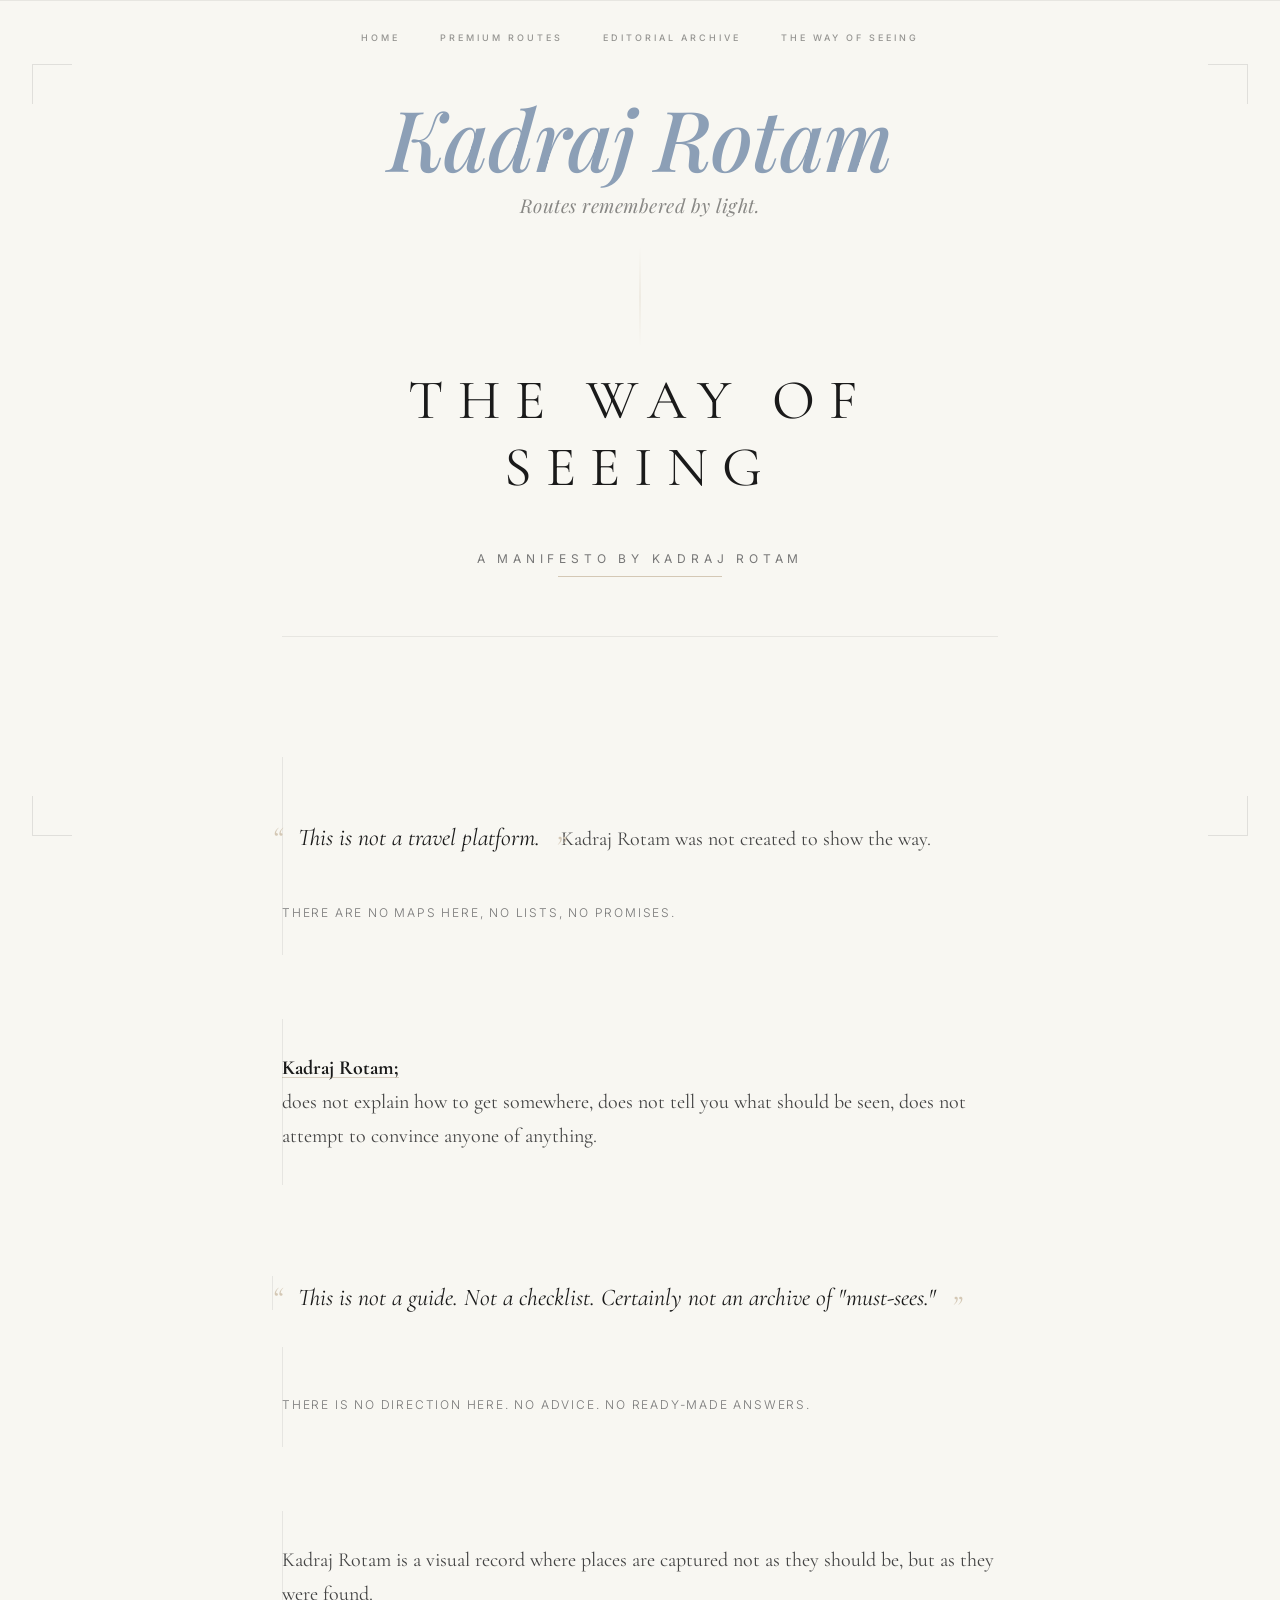
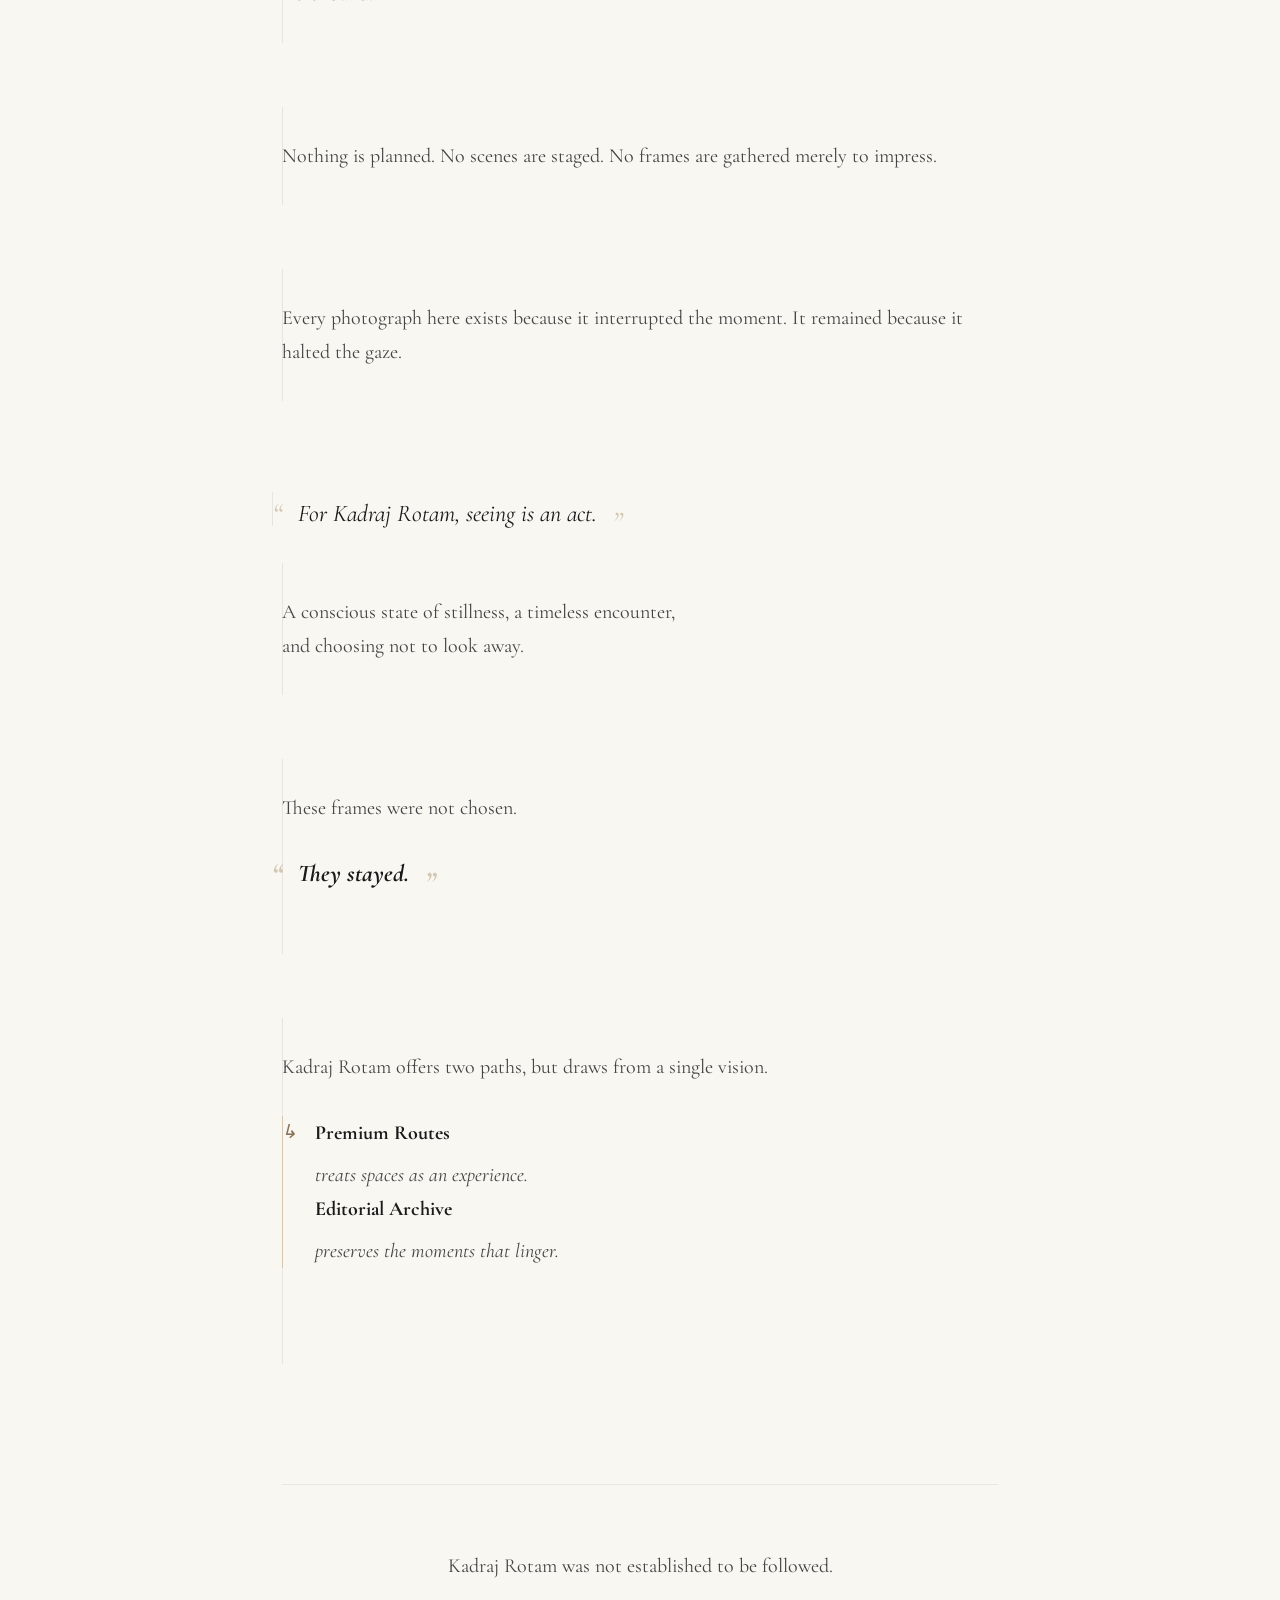
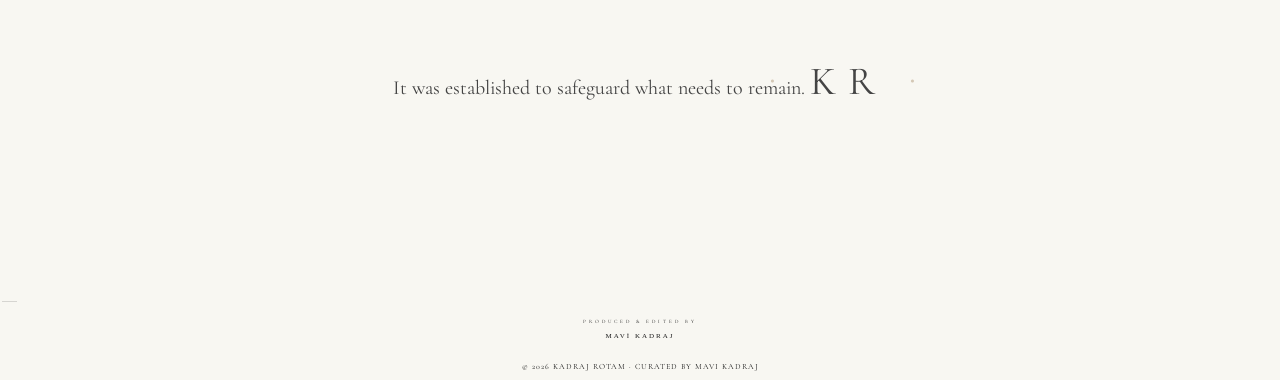
<file: the-way-of-seeing.html>
<!DOCTYPE html>
<html lang="en">
<head>
  <meta charset="UTF-8" />
  <meta name="viewport" content="width=device-width, initial-scale=1.0" />
  <meta name="description" content="The Kadraj Rotam manifesto: A philosophy of stillness and capturing authentic moments." />
  <title>The Way of Seeing | Kadraj Rotam Manifesto</title>
  <link rel="stylesheet" href="assets/css/layout.css">
  <style>
    @import url('https://fonts.googleapis.com/css2?family=Cormorant+Garamond:ital,wght@0,400;0,700;1,400&family=Inter:wght@300;400;500&display=swap');

    :root {
      --bg-primary: #F8F7F2;
      --bg-secondary: #FFFFFF;
      --ink-primary: #1A1A1A;
      --ink-secondary: #444444;
      --ink-tertiary: #777777;
      --accent: #8B7355;
      --accent-light: #D4C8B5;
      --border: rgba(26, 26, 26, 0.08);
      --shadow: rgba(0, 0, 0, 0.03);
      --transition: all 0.4s cubic-bezier(0.23, 1, 0.32, 1);
      --radius-sm: 1px;
      --radius-md: 2px;
      --spacing-xs: 8px;
      --spacing-sm: 16px;
      --spacing-md: 32px;
      --spacing-lg: 64px;
      --spacing-xl: 120px;
    }

    * {
      margin: 0;
      padding: 0;
      box-sizing: border-box;
    }

    html {
      scroll-behavior: smooth;
    }

    body {
      background: var(--bg-primary);
      color: var(--ink-primary);
      font-family: "Cormorant Garamond", serif;
      line-height: 1.7;
      font-weight: 400;
      -webkit-font-smoothing: antialiased;
      -moz-osx-font-smoothing: grayscale;
      overflow-x: hidden;
    }

    .manifesto-container {
      max-width: 780px;
      margin: 0 auto;
      padding: var(--spacing-xl) var(--spacing-md);
      position: relative;
    }

    /* Decorative Elements */
    .manifesto-container::before {
      content: "";
      position: absolute;
      top: 0;
      left: 50%;
      transform: translateX(-50%);
      width: 1px;
      height: 100px;
      background: linear-gradient(to bottom, transparent, var(--accent-light), transparent);
      opacity: 0.5;
    }

    .corner-decoration {
      position: absolute;
      width: 40px;
      height: 40px;
      opacity: 0.1;
    }

    .corner-tl {
      top: var(--spacing-lg);
      left: var(--spacing-md);
      border-top: 1px solid var(--ink-primary);
      border-left: 1px solid var(--ink-primary);
    }

    .corner-tr {
      top: var(--spacing-lg);
      right: var(--spacing-md);
      border-top: 1px solid var(--ink-primary);
      border-right: 1px solid var(--ink-primary);
    }

    .corner-bl {
      bottom: var(--spacing-lg);
      left: var(--spacing-md);
      border-bottom: 1px solid var(--ink-primary);
      border-left: 1px solid var(--ink-primary);
    }

    .corner-br {
      bottom: var(--spacing-lg);
      right: var(--spacing-md);
      border-bottom: 1px solid var(--ink-primary);
      border-right: 1px solid var(--ink-primary);
    }

    /* Header */
    .manifesto-header {
      text-align: center;
      margin-bottom: var(--spacing-xl);
      padding-bottom: var(--spacing-lg);
      border-bottom: 1px solid var(--border);
      position: relative;
    }

    .manifesto-header h1 {
      font-size: clamp(2.5rem, 5vw, 3.5rem);
      letter-spacing: 0.25em;
      text-transform: uppercase;
      font-weight: 400;
      margin-bottom: var(--spacing-sm);
      line-height: 1.2;
    }

    .manifesto-subtitle {
      font-family: 'Inter', sans-serif;
      font-size: 0.75rem;
      letter-spacing: 0.4em;
      text-transform: uppercase;
      color: var(--ink-tertiary);
      margin-top: var(--spacing-md);
      position: relative;
      display: inline-block;
    }

    .manifesto-subtitle::after {
      content: "";
      position: absolute;
      bottom: -8px;
      left: 25%;
      width: 50%;
      height: 1px;
      background: var(--accent-light);
    }

    /* Content Sections */
    .manifesto-content {
      font-size: 1.25rem;
      color: var(--ink-secondary);
    }

    .section {
      margin-bottom: var(--spacing-lg);
      padding: var(--spacing-md) 0;
      position: relative;
      transition: var(--transition);
    }

    .section:hover {
      padding-left: var(--spacing-sm);
    }

    .section::before {
      content: "";
      position: absolute;
      left: 0;
      top: 0;
      height: 100%;
      width: 1px;
      background: var(--border);
      transition: var(--transition);
    }

    .section:hover::before {
      background: var(--accent-light);
      width: 2px;
    }

    /* Typography Styles */
    .highlight {
      font-style: italic;
      font-size: 1.5rem;
      color: var(--ink-primary);
      margin: var(--spacing-md) 0;
      line-height: 1.4;
      position: relative;
      display: inline-block;
      padding: 0 var(--spacing-sm);
    }

    .highlight::before {
      content: "“";
      position: absolute;
      left: -10px;
      top: -5px;
      font-size: 2rem;
      color: var(--accent-light);
    }

    .highlight::after {
      content: "”";
      position: absolute;
      right: -10px;
      bottom: -15px;
      font-size: 2rem;
      color: var(--accent-light);
    }

    .negation {
      font-family: 'Inter', sans-serif;
      text-transform: uppercase;
      font-size: 0.75rem;
      letter-spacing: 0.15em;
      color: var(--ink-tertiary);
      margin-top: var(--spacing-sm);
      display: block;
      font-weight: 300;
    }

    .emphasis {
      font-weight: 700;
      color: var(--ink-primary);
      position: relative;
    }

    .emphasis::after {
      content: "";
      position: absolute;
      bottom: 2px;
      left: 0;
      width: 100%;
      height: 1px;
      background: var(--accent);
      opacity: 0.3;
    }

    /* Pathway Block */
    .pathway {
      border-left: 1px solid var(--accent-light);
      padding-left: var(--spacing-md);
      margin: var(--spacing-md) 0 var(--spacing-lg);
      font-style: italic;
      color: var(--ink-secondary);
      position: relative;
    }

    .pathway::before {
      content: "↳";
      position: absolute;
      left: -2px;
      top: 0;
      color: var(--accent);
      font-size: 1.2rem;
    }

    .pathway strong {
      display: block;
      margin-bottom: var(--spacing-xs);
      color: var(--ink-primary);
      font-style: normal;
    }

    /* Footer & Signature */
    .manifesto-footer {
      margin-top: var(--spacing-xl);
      padding-top: var(--spacing-lg);
      border-top: 1px solid var(--border);
      text-align: center;
    }

    .kr-signature {
      font-size: 2.5rem;
      letter-spacing: 0.3em;
      font-weight: 400;
      margin: var(--spacing-lg) 0;
      position: relative;
      display: inline-block;
    }

    .kr-signature::before,
    .kr-signature::after {
      content: "•";
      position: absolute;
      top: 50%;
      transform: translateY(-50%);
      color: var(--accent-light);
      font-size: 1rem;
    }

    .kr-signature::before {
      left: -40px;
    }

    .kr-signature::after {
      right: -40px;
    }

    /* Contact Section */
    .contact-section {
      background: var(--bg-secondary);
      border-radius: var(--radius-md);
      padding: var(--spacing-lg);
      margin-top: var(--spacing-xl);
      box-shadow: 0 5px 20px var(--shadow);
      border: 1px solid var(--border);
      transition: var(--transition);
    }

    .contact-section:hover {
      box-shadow: 0 8px 30px rgba(0, 0, 0, 0.05);
      transform: translateY(-2px);
    }

    .contact-title {
      font-family: 'Inter', sans-serif;
      font-size: 0.75rem;
      letter-spacing: 0.3em;
      text-transform: uppercase;
      color: var(--ink-tertiary);
      margin-bottom: var(--spacing-md);
      font-weight: 500;
    }

    .contact-text {
      font-size: 1rem;
      color: var(--ink-secondary);
      margin-bottom: var(--spacing-md);
      line-height: 1.6;
    }

    .contact-link {
      font-family: 'Inter', sans-serif;
      font-size: 0.9rem;
      color: var(--ink-primary);
      text-decoration: none;
      letter-spacing: 0.05em;
      padding-bottom: 2px;
      border-bottom: 1px solid var(--accent);
      transition: var(--transition);
      display: inline-block;
      position: relative;
    }

    .contact-link::after {
      content: "→";
      position: absolute;
      right: -20px;
      top: 50%;
      transform: translateY(-50%);
      opacity: 0;
      transition: var(--transition);
    }

    .contact-link:hover {
      letter-spacing: 0.08em;
      color: var(--accent);
    }

    .contact-link:hover::after {
      opacity: 1;
      right: -25px;
    }

    /* Scroll Progress Indicator */
    .scroll-progress {
      position: fixed;
      top: 0;
      left: 0;
      width: 100%;
      height: 1px;
      background: var(--border);
      z-index: 1000;
    }

    .scroll-progress-bar {
      height: 100%;
      background: var(--accent);
      width: 0%;
      transition: width 0.1s ease;
    }

    /* Responsive Design */
    @media (max-width: 768px) {
      .manifesto-container {
        padding: var(--spacing-lg) var(--spacing-sm);
      }
      
      .manifesto-header h1 {
        letter-spacing: 0.15em;
        font-size: 2rem;
      }
      
      .manifesto-content {
        font-size: 1.1rem;
      }
      
      .highlight {
        font-size: 1.3rem;
      }
      
      .corner-decoration {
        display: none;
      }
      
      .section:hover {
        padding-left: var(--spacing-xs);
      }
      
      .kr-signature::before,
      .kr-signature::after {
        display: none;
      }
    }

    @media (max-width: 480px) {
      .manifesto-header h1 {
        font-size: 1.8rem;
        letter-spacing: 0.1em;
      }
      
      .manifesto-subtitle {
        font-size: 0.65rem;
        letter-spacing: 0.3em;
      }
      
      .contact-section {
        padding: var(--spacing-md);
      }
    }

    /* Animation for fade-in effect */
    @keyframes fadeInUp {
      from {
        opacity: 0;
        transform: translateY(20px);
      }
      to {
        opacity: 1;
        transform: translateY(0);
      }
    }

    .section {
      animation: fadeInUp 0.6s ease forwards;
      opacity: 0;
    }

    .section:nth-child(1) { animation-delay: 0.1s; }
    .section:nth-child(2) { animation-delay: 0.2s; }
    .section:nth-child(3) { animation-delay: 0.3s; }
    .section:nth-child(4) { animation-delay: 0.4s; }
    .section:nth-child(5) { animation-delay: 0.5s; }
    .section:nth-child(6) { animation-delay: 0.6s; }
    .section:nth-child(7) { animation-delay: 0.7s; }
    .section:nth-child(8) { animation-delay: 0.8s; }
    .section:nth-child(9) { animation-delay: 0.9s; }
    .section:nth-child(10) { animation-delay: 1s; }
    .section:nth-child(11) { animation-delay: 1.1s; }
  </style>
</head>

<body>
  <div id="site-header"></div>
  <!-- Scroll Progress Indicator -->
  <div class="scroll-progress">
    <div class="scroll-progress-bar" id="progressBar"></div>
  </div>

  <!-- Decorative Corner Elements -->
  <div class="corner-decoration corner-tl"></div>
  <div class="corner-decoration corner-tr"></div>
  <div class="corner-decoration corner-bl"></div>
  <div class="corner-decoration corner-br"></div>

  <div class="manifesto-container">
    <header class="manifesto-header">
      <h1>THE WAY OF SEEING</h1>
      <div class="manifesto-subtitle">A Manifesto by Kadraj Rotam</div>
    </header>

    <main class="manifesto-content">
      <div class="section">
        <span class="highlight">This is not a travel platform.</span>
        Kadraj Rotam was not created to show the way.
        <span class="negation">There are no maps here, no lists, no promises.</span>
      </div>

      <div class="section">
        <strong class="emphasis">Kadraj Rotam;</strong><br>
        does not explain how to get somewhere,
        does not tell you what should be seen,
        does not attempt to convince anyone of anything.
      </div>

      <div class="section highlight">
        This is not a guide. Not a checklist.
        Certainly not an archive of "must-sees."
      </div>

      <div class="section">
        <span class="negation">There is no direction here. No advice. No ready-made answers.</span>
      </div>

      <div class="section">
        Kadraj Rotam is a visual record where places are captured not as they should be, but as they were found.
      </div>

      <div class="section">
        Nothing is planned. No scenes are staged.
        No frames are gathered merely to impress.
      </div>

      <div class="section">
        Every photograph here exists because it interrupted the moment.
        It remained because it halted the gaze.
      </div>

      <div class="section highlight">
        For Kadraj Rotam, seeing is an act.
      </div>

      <div class="section">
        A conscious state of stillness, a timeless encounter,<br>
        and choosing not to look away.
      </div>

      <div class="section">
        These frames were not chosen. <br>
        <span class="highlight" style="font-weight: 700;">They stayed.</span>
      </div>

      <div class="section">
        Kadraj Rotam offers two paths, but draws from a single vision.
        <div class="pathway">
          <strong>Premium Routes</strong> treats spaces as an experience.<br>
          <strong>Editorial Archive</strong> preserves the moments that linger.
        </div>
      </div>

      <div class="manifesto-footer">
        Kadraj Rotam was not established to be followed.<br>
        It was established to safeguard what needs to remain.
        <div class="kr-signature">KR</div>
        
       
    </main>
  </div>

  <div id="site-footer"></div>
  <script src="assets/js/layout.js" defer></script>
  <script src="assets/js/app.js" defer></script>
</body>
</html>
</file>
<file: assets/css/layout.css>
/* Fontları dışarıdan çağırıyoruz */
@import url('https://fonts.googleapis.com/css2?family=Playfair+Display:ital,wght@0,400..900;1,400..900&family=Inter:wght@300;500&display=swap');

/* Header Styles */
.mk-visual-identity {
  width: 100%;
  padding: 30px 0 20px 0;
  text-align: center;
  background: transparent;
}

/* Menü Stilize Etme */
.mk-nav {
  margin-bottom: 50px; /* Başlıkla menü arası nefes alanı */
}

.mk-nav-links {
  display: flex;
  justify-content: center;
  gap: min(40px, 5vw);
}

.nav-item {
  font-family: 'Inter', sans-serif;
  font-size: 9px;
  font-weight: 500;
  letter-spacing: 3px;
  color: rgba(0, 0, 0, 0.4);
  text-decoration: none;
  text-transform: uppercase;
  transition: all 0.4s ease;
}

.nav-item:hover {
  color: #1a1a1a;
  letter-spacing: 4px;
}

/* Kadraj Rotam Başlık Stili */
.mk-branding {
  margin-bottom: 5px;
}

.mk-logo-text {
  font-family: 'Playfair Display', serif;
  font-size: clamp(48px, 9vw, 84px); /* Ekran boyutuna göre dinamik ölçekleme */
  font-style: italic;
  font-weight: 500;
  color: #8c9fb6; /* Mavi Kadraj'ın o imzası olan mavi tonu */
  margin: 0;
  line-height: 1;
  letter-spacing: -1px;
}

.mk-slogan {
  font-family: 'Playfair Display', serif;
  font-size: clamp(14px, 1.8vw, 19px);
  font-style: italic;
  color: rgba(0, 0, 0, 0.45);
  margin-top: 10px;
  letter-spacing: 0.5px;
}

/* Mobil İnce Ayarlar */
@media (max-width: 768px) {
  .mk-nav-links {
    gap: 15px;
  }
  .nav-item {
    font-size: 8px;
    letter-spacing: 2px;
  }
  .mk-logo-text {
    font-size: 52px;
  }
  .mk-nav {
    margin-bottom: 35px;
  }
}

/* Footer Styles */
.mk-minimal-footer {
  padding: 2px 2px;
  text-align: center;
  background: transparent; /* Büyük elipsi kaldırdık */
}

.mk-line {
  width: 15px;
  height: 1px;
  background: #1a1a1a;
  opacity: 0.15;
  margin-bottom: 15px;
}

.mk-small-label {
  font-size: 5px;
  letter-spacing: 3px;
  text-transform: uppercase;
  color: #1a1a1a;
  display: block;
  margin-bottom: 5px;
}

.mk-signature {
  font-family: 'DM Serif Display', serif;
  font-size: 7px; /* Daha küçük, daha vakur */
  font-weight: 400;
  letter-spacing: 2px;
  color: #1a1a1a;
  margin: 0 0 8px 0;
}

.mk-tagline {
  font-size: 5px;
  font-style: italic;
  color: #777;
  margin-bottom: 20px;
}

.mk-copy {
  font-size: 8px;
  color: #bb;
  letter-spacing: 1px;
  text-transform: uppercase;
}
</file>
